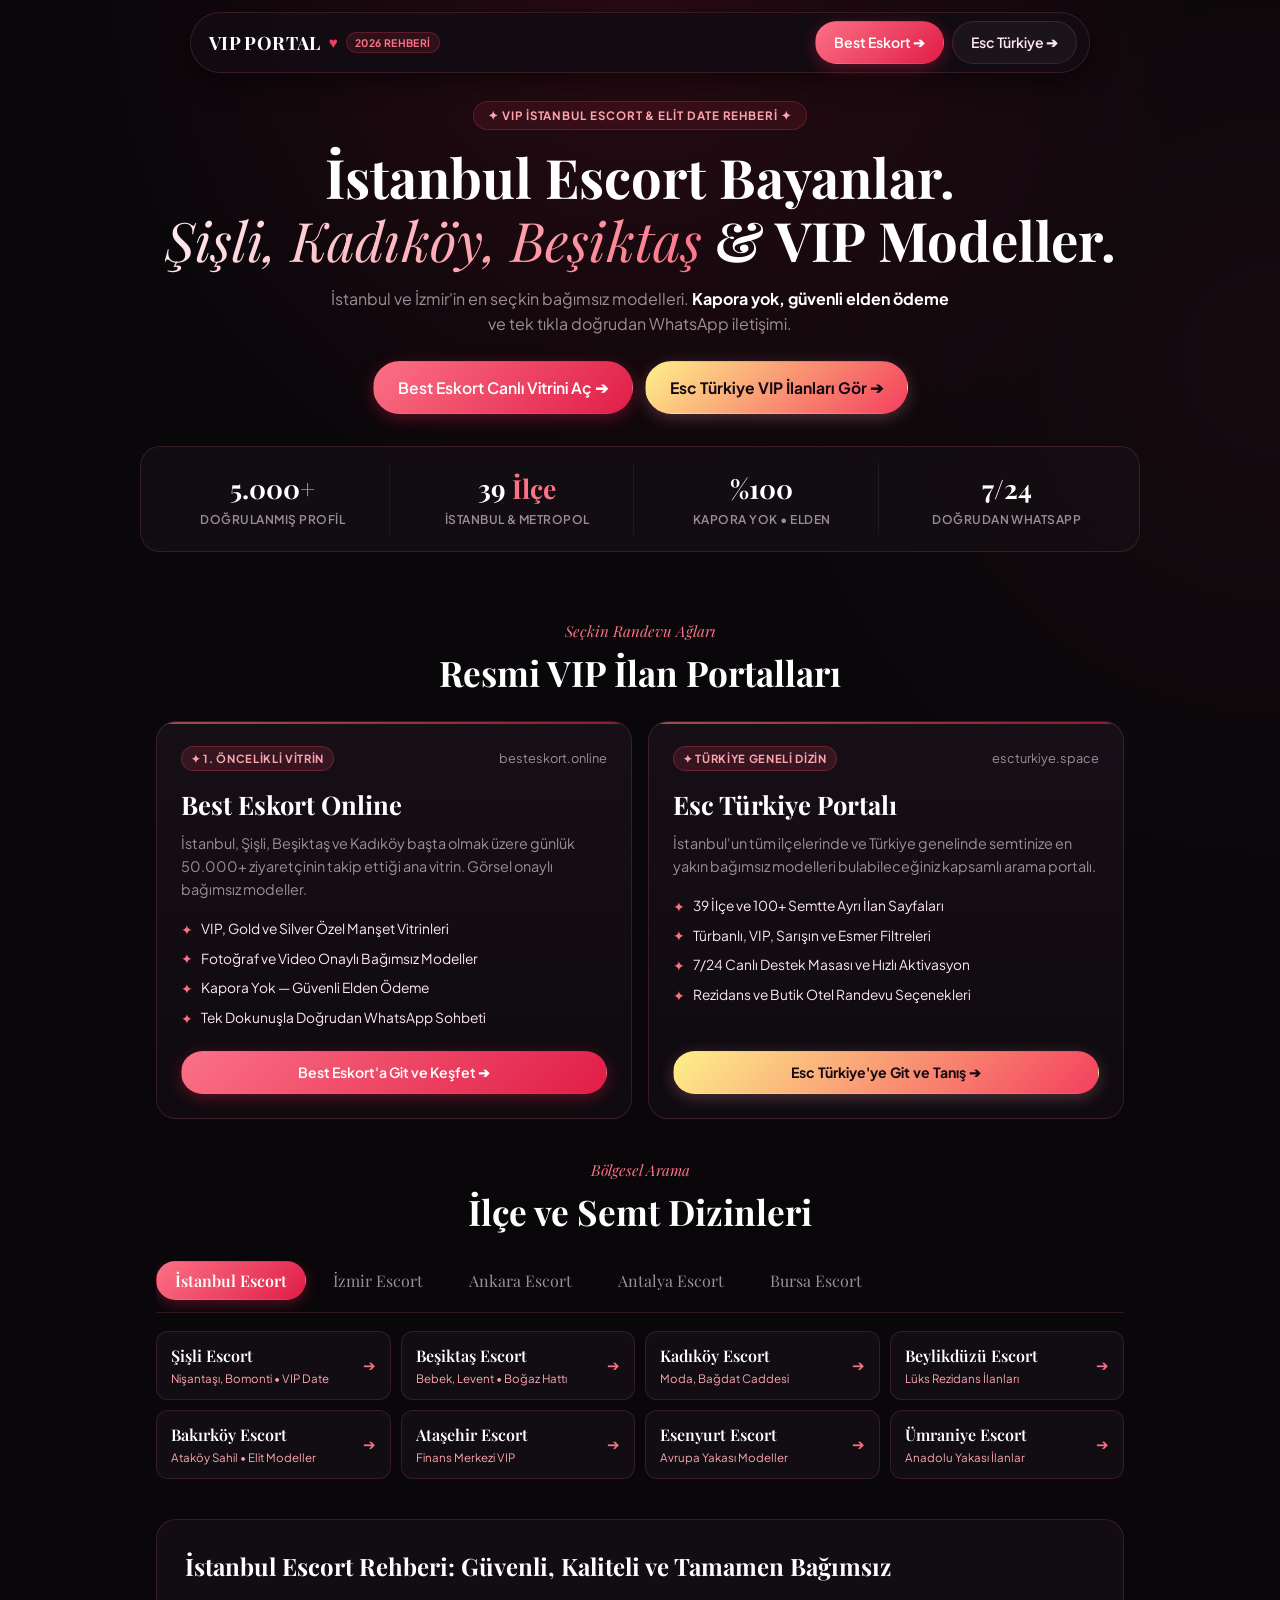
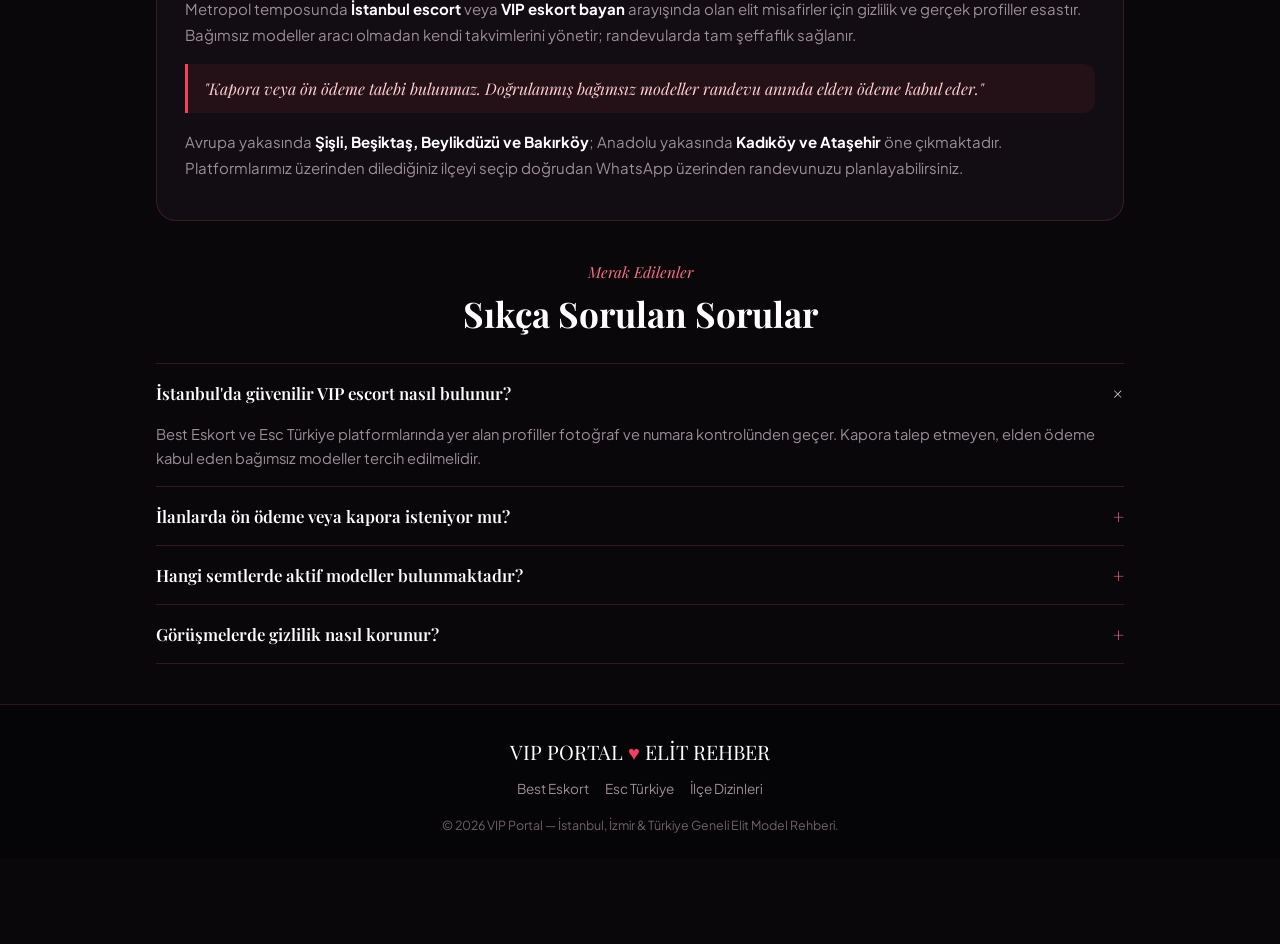
<file: index.html>
<!DOCTYPE html>
<html lang="tr">
<head>
  <meta charset="UTF-8">
  <meta name="referrer" content="always">
  <meta name="referrer" content="no-referrer-when-downgrade">
  <meta name="viewport" content="width=device-width, initial-scale=1.0, viewport-fit=cover">
  
  <title>İstanbul Escort, Şişli, Beşiktaş, Kadıköy, Beylikdüzü Escort | VIP Model &amp; Elit Date Rehberi</title>
  <meta name="description" content="İstanbul escort, Şişli, Beşiktaş, Kadıköy, Bakırköy ve Beylikdüzü escort ilanları. Prestijli semtlerde VIP bağımsız modeller, doğrudan WhatsApp, kapora yok, elden ödeme, 7/24 tam gizlilik.">
  <meta name="keywords" content="istanbul escort, şişli escort, beşiktaş escort, kadıköy escort, beylikdüzü escort, bakırköy escort, izmir escort, vip eskort, eskort ilanları, elit date">
  <meta name="robots" content="index, follow, max-image-preview:large, max-snippet:-1">
  <link rel="canonical" href="https://vip-portal.boystalktr.workers.dev/">

  <!-- Open Graph -->
  <meta property="og:type" content="website">
  <meta property="og:url" content="https://vip-portal.boystalktr.workers.dev/">
  <meta property="og:title" content="İstanbul Escort, Şişli, Beşiktaş, Kadıköy Escort — VIP Date Rehberi">
  <meta property="og:description" content="İstanbul ve İzmir genelinde doğrulanmış bağımsız modeller, doğrudan WhatsApp iletişimi, kapora yok, elden ödeme ve elit buluşma rehberi.">
  <meta property="og:locale" content="tr_TR">

  <!-- Fonts & Stylesheet -->
  <link rel="preconnect" href="https://fonts.googleapis.com">
  <link rel="preconnect" href="https://fonts.gstatic.com" crossorigin>
  <link href="https://fonts.googleapis.com/css2?family=Playfair+Display:ital,wght@0,600;0,700;1,600&family=Plus+Jakarta+Sans:wght@400;500;600;700&display=swap" rel="stylesheet">
  <link rel="stylesheet" href="styles.css">

  <!-- Schema.org JSON-LD -->
  <script type="application/ld+json">
  {
    "@context": "https://schema.org",
    "@graph": [
      {
        "@type": "WebSite",
        "@id": "https://vip-portal.boystalktr.workers.dev/#website",
        "url": "https://vip-portal.boystalktr.workers.dev/",
        "name": "VIP Portal — İstanbul Escort & Elit Date Rehberi",
        "description": "Doğrulanmış VIP escort ve bağımsız modeller vitrini",
        "inLanguage": "tr-TR"
      },
      {
        "@type": "FAQPage",
        "mainEntity": [
          {
            "@type": "Question",
            "name": "İstanbul'da güvenilir ve gerçek VIP escort nasıl bulunur?",
            "acceptedAnswer": {
              "@type": "Answer",
              "text": "Best Eskort ve Esc Türkiye platformlarında yer alan profiller fotoğraf ve numara kontrolünden geçer. Kapora talep etmeyen, elden ödeme kabul eden bağımsız modeller tercih edilmelidir."
            }
          },
          {
            "@type": "Question",
            "name": "İlanlarda ön ödeme veya kapora isteniyor mu?",
            "acceptedAnswer": {
              "@type": "Answer",
              "text": "Kesinlikle hayır. Güvenilir bağımsız modeller asla önceden havale veya kapora talep etmez. Ödemeler randevu anında elden gerçekleşir."
            }
          },
          {
            "@type": "Question",
            "name": "Hangi semtlerde ve ilçelerde aktif modeller bulunmaktadır?",
            "acceptedAnswer": {
              "@type": "Answer",
              "text": "Avrupa yakasında Şişli, Beşiktaş, Nişantaşı, Beylikdüzü, Bakırköy; Anadolu yakasında Kadıköy, Ataşehir ve Maltepe en yoğun lokasyonlardır."
            }
          },
          {
            "@type": "Question",
            "name": "Görüşmelerde gizlilik nasıl korunur?",
            "acceptedAnswer": {
              "@type": "Answer",
              "text": "Tüm WhatsApp görüşmeleri uçtan uca şifrelidir. Modeller doğrudan kendi takvimlerini yönetir, komisyoncu veya aracı bulunmaz."
            }
          }
        ]
      }
    ]
  }
  </script>
</head>
<body>

  <!-- NAVBAR -->
  <div class="nav-wrapper">
    <header class="navbar">
      <a href="/" class="brand">
        <span>VIP PORTAL</span>
        <span class="heart">♥</span>
        <span class="brand-pill">2026 REHBERİ</span>
      </a>

      <div class="nav-actions">
        <a href="https://www.besteskort.online/" target="_blank" rel="noopener" class="btn btn-rose">
          Best Eskort ➔
        </a>
        <a href="https://escturkiye.space/" target="_blank" rel="noopener" class="btn btn-outline">
          Esc Türkiye ➔
        </a>
      </div>
    </header>
  </div>

  <main>
    <!-- HERO SECTION -->
    <section class="hero container">
      <div class="hero-tag">
        ✦ VIP İSTANBUL ESCORT &amp; ELİT DATE REHBERİ ✦
      </div>

      <h1 class="hero-title">
        İstanbul Escort Bayanlar.<br>
        <em>Şişli, Kadıköy, Beşiktaş</em> &amp; VIP Modeller.
      </h1>

      <p class="hero-sub">
        İstanbul ve İzmir'in en seçkin bağımsız modelleri. <strong>Kapora yok, güvenli elden ödeme</strong> ve tek tıkla doğrudan WhatsApp iletişimi.
      </p>

      <div class="hero-cta-grid">
        <a href="https://www.besteskort.online/" target="_blank" rel="noopener" class="btn btn-rose btn-lg">
          Best Eskort Canlı Vitrini Aç ➔
        </a>
        <a href="https://escturkiye.space/" target="_blank" rel="noopener" class="btn btn-champagne btn-lg">
          Esc Türkiye VIP İlanları Gör ➔
        </a>
      </div>

      <!-- TRUST GRID -->
      <div class="trust-grid">
        <div class="trust-item">
          <div class="trust-num">5.000<span>+</span></div>
          <div class="trust-label">Doğrulanmış Profil</div>
        </div>
        <div class="trust-item">
          <div class="trust-num">39<span> İlçe</span></div>
          <div class="trust-label">İstanbul &amp; Metropol</div>
        </div>
        <div class="trust-item">
          <div class="trust-num">%100</div>
          <div class="trust-label">Kapora Yok • Elden</div>
        </div>
        <div class="trust-item">
          <div class="trust-num">7/24</div>
          <div class="trust-label">Doğrudan WhatsApp</div>
        </div>
      </div>
    </section>

    <!-- PLATFORM CARDS -->
    <section class="container">
      <div class="section-title-wrap">
        <div class="section-tagline">Seçkin Randevu Ağları</div>
        <h2 class="section-heading">Resmi VIP İlan Portalları</h2>
      </div>

      <div class="platform-grid">
        <!-- Best Eskort Card -->
        <article class="platform-card">
          <div class="card-top">
            <span class="card-badge">✦ 1. ÖNCELİKLİ VİTRİN</span>
            <span class="card-url">besteskort.online</span>
          </div>
          <h3 class="card-title">Best Eskort Online</h3>
          <p class="card-desc">
            İstanbul, Şişli, Beşiktaş ve Kadıköy başta olmak üzere günlük 50.000+ ziyaretçinin takip ettiği ana vitrin. Görsel onaylı bağımsız modeller.
          </p>
          <ul class="card-features">
            <li><span>✦</span> VIP, Gold ve Silver Özel Manşet Vitrinleri</li>
            <li><span>✦</span> Fotoğraf ve Video Onaylı Bağımsız Modeller</li>
            <li><span>✦</span> Kapora Yok — Güvenli Elden Ödeme</li>
            <li><span>✦</span> Tek Dokunuşla Doğrudan WhatsApp Sohbeti</li>
          </ul>
          <div class="card-btn-wrap">
            <a href="https://www.besteskort.online/" target="_blank" rel="noopener" class="btn btn-rose btn-block">
              Best Eskort'a Git ve Keşfet ➔
            </a>
          </div>
        </article>

        <!-- Esc Türkiye Card -->
        <article class="platform-card">
          <div class="card-top">
            <span class="card-badge">✦ TÜRKİYE GENELİ DİZİN</span>
            <span class="card-url">escturkiye.space</span>
          </div>
          <h3 class="card-title">Esc Türkiye Portalı</h3>
          <p class="card-desc">
            İstanbul'un tüm ilçelerinde ve Türkiye genelinde semtinize en yakın bağımsız modelleri bulabileceğiniz kapsamlı arama portalı.
          </p>
          <ul class="card-features">
            <li><span>✦</span> 39 İlçe ve 100+ Semtte Ayrı İlan Sayfaları</li>
            <li><span>✦</span> Türbanlı, VIP, Sarışın ve Esmer Filtreleri</li>
            <li><span>✦</span> 7/24 Canlı Destek Masası ve Hızlı Aktivasyon</li>
            <li><span>✦</span> Rezidans ve Butik Otel Randevu Seçenekleri</li>
          </ul>
          <div class="card-btn-wrap">
            <a href="https://escturkiye.space/" target="_blank" rel="noopener" class="btn btn-champagne btn-block">
              Esc Türkiye'ye Git ve Tanış ➔
            </a>
          </div>
        </article>
      </div>
    </section>

    <!-- CITIES & DISTRICTS -->
    <section class="container cities-section">
      <div class="section-title-wrap">
        <div class="section-tagline">Bölgesel Arama</div>
        <h2 class="section-heading">İlçe ve Semt Dizinleri</h2>
      </div>

      <div class="city-tabs-scroll" role="tablist">
        <button class="city-btn active" data-city="istanbul" role="tab">İstanbul Escort</button>
        <button class="city-btn" data-city="izmir" role="tab">İzmir Escort</button>
        <button class="city-btn" data-city="ankara" role="tab">Ankara Escort</button>
        <button class="city-btn" data-city="antalya" role="tab">Antalya Escort</button>
        <button class="city-btn" data-city="bursa" role="tab">Bursa Escort</button>
      </div>

      <!-- İstanbul Grid -->
      <div id="grid-istanbul" class="districts-grid city-panel" style="display: grid;">
        <a href="https://www.besteskort.online/istanbul/sisli" target="_blank" rel="noopener" class="district-tile">
          <div>
            <span class="district-title">Şişli Escort</span>
            <span class="district-sub">Nişantaşı, Bomonti • VIP Date</span>
          </div>
          <span class="district-arrow">➔</span>
        </a>
        <a href="https://www.besteskort.online/istanbul/besiktas" target="_blank" rel="noopener" class="district-tile">
          <div>
            <span class="district-title">Beşiktaş Escort</span>
            <span class="district-sub">Bebek, Levent • Boğaz Hattı</span>
          </div>
          <span class="district-arrow">➔</span>
        </a>
        <a href="https://www.besteskort.online/istanbul/kadikoy" target="_blank" rel="noopener" class="district-tile">
          <div>
            <span class="district-title">Kadıköy Escort</span>
            <span class="district-sub">Moda, Bağdat Caddesi</span>
          </div>
          <span class="district-arrow">➔</span>
        </a>
        <a href="https://www.besteskort.online/istanbul/beylikduzu" target="_blank" rel="noopener" class="district-tile">
          <div>
            <span class="district-title">Beylikdüzü Escort</span>
            <span class="district-sub">Lüks Rezidans İlanları</span>
          </div>
          <span class="district-arrow">➔</span>
        </a>
        <a href="https://www.besteskort.online/istanbul/bakirkoy" target="_blank" rel="noopener" class="district-tile">
          <div>
            <span class="district-title">Bakırköy Escort</span>
            <span class="district-sub">Ataköy Sahil • Elit Modeller</span>
          </div>
          <span class="district-arrow">➔</span>
        </a>
        <a href="https://www.besteskort.online/istanbul/atasehir" target="_blank" rel="noopener" class="district-tile">
          <div>
            <span class="district-title">Ataşehir Escort</span>
            <span class="district-sub">Finans Merkezi VIP</span>
          </div>
          <span class="district-arrow">➔</span>
        </a>
        <a href="https://www.besteskort.online/istanbul/esenyurt" target="_blank" rel="noopener" class="district-tile">
          <div>
            <span class="district-title">Esenyurt Escort</span>
            <span class="district-sub">Avrupa Yakası Modeller</span>
          </div>
          <span class="district-arrow">➔</span>
        </a>
        <a href="https://www.besteskort.online/istanbul/umraniye" target="_blank" rel="noopener" class="district-tile">
          <div>
            <span class="district-title">Ümraniye Escort</span>
            <span class="district-sub">Anadolu Yakası İlanlar</span>
          </div>
          <span class="district-arrow">➔</span>
        </a>
      </div>

      <!-- İzmir Grid -->
      <div id="grid-izmir" class="districts-grid city-panel" style="display: none;">
        <a href="https://www.besteskort.online/izmir/alsancak" target="_blank" rel="noopener" class="district-tile">
          <div>
            <span class="district-title">Alsancak Escort</span>
            <span class="district-sub">Kordon &amp; Gül Sokak</span>
          </div>
          <span class="district-arrow">➔</span>
        </a>
        <a href="https://www.besteskort.online/izmir/konak" target="_blank" rel="noopener" class="district-tile">
          <div>
            <span class="district-title">Konak Escort</span>
            <span class="district-sub">İzmir Merkez İlanları</span>
          </div>
          <span class="district-arrow">➔</span>
        </a>
        <a href="https://www.besteskort.online/izmir/karsiyaka" target="_blank" rel="noopener" class="district-tile">
          <div>
            <span class="district-title">Karşıyaka Escort</span>
            <span class="district-sub">Bostanlı &amp; Mavişehir</span>
          </div>
          <span class="district-arrow">➔</span>
        </a>
        <a href="https://www.besteskort.online/izmir/bornova" target="_blank" rel="noopener" class="district-tile">
          <div>
            <span class="district-title">Bornova Escort</span>
            <span class="district-sub">Küçükpark &amp; Forum</span>
          </div>
          <span class="district-arrow">➔</span>
        </a>
      </div>

      <!-- Ankara Grid -->
      <div id="grid-ankara" class="districts-grid city-panel" style="display: none;">
        <a href="https://www.besteskort.online/ankara/cankaya" target="_blank" rel="noopener" class="district-tile">
          <div>
            <span class="district-title">Çankaya Escort</span>
            <span class="district-sub">Tunalı &amp; GOP VIP</span>
          </div>
          <span class="district-arrow">➔</span>
        </a>
        <a href="https://www.besteskort.online/ankara/kizilay" target="_blank" rel="noopener" class="district-tile">
          <div>
            <span class="district-title">Kızılay Escort</span>
            <span class="district-sub">Başkent Merkez</span>
          </div>
          <span class="district-arrow">➔</span>
        </a>
        <a href="https://www.besteskort.online/ankara/yenimahalle" target="_blank" rel="noopener" class="district-tile">
          <div>
            <span class="district-title">Yenimahalle Escort</span>
            <span class="district-sub">Batıkent &amp; Çayyolu</span>
          </div>
          <span class="district-arrow">➔</span>
        </a>
      </div>

      <!-- Antalya Grid -->
      <div id="grid-antalya" class="districts-grid city-panel" style="display: none;">
        <a href="https://www.besteskort.online/antalya/muratpasa" target="_blank" rel="noopener" class="district-tile">
          <div>
            <span class="district-title">Muratpaşa Escort</span>
            <span class="district-sub">Lara &amp; Şirinyalı</span>
          </div>
          <span class="district-arrow">➔</span>
        </a>
        <a href="https://www.besteskort.online/antalya/konyaalti" target="_blank" rel="noopener" class="district-tile">
          <div>
            <span class="district-title">Konyaaltı Escort</span>
            <span class="district-sub">Sahil &amp; Liman Hattı</span>
          </div>
          <span class="district-arrow">➔</span>
        </a>
        <a href="https://www.besteskort.online/antalya/alanya" target="_blank" rel="noopener" class="district-tile">
          <div>
            <span class="district-title">Alanya Escort</span>
            <span class="district-sub">Akdeniz Tatil Vitrini</span>
          </div>
          <span class="district-arrow">➔</span>
        </a>
      </div>

      <!-- Bursa Grid -->
      <div id="grid-bursa" class="districts-grid city-panel" style="display: none;">
        <a href="https://www.besteskort.online/bursa/nilufer" target="_blank" rel="noopener" class="district-tile">
          <div>
            <span class="district-title">Nilüfer Escort</span>
            <span class="district-sub">Özlüce &amp; FSM</span>
          </div>
          <span class="district-arrow">➔</span>
        </a>
        <a href="https://www.besteskort.online/bursa/osmangazi" target="_blank" rel="noopener" class="district-tile">
          <div>
            <span class="district-title">Osmangazi Escort</span>
            <span class="district-sub">Bursa Merkez İlanları</span>
          </div>
          <span class="district-arrow">➔</span>
        </a>
      </div>
    </section>

    <!-- CLEAN GUIDE ARTICLE -->
    <section class="container">
      <article class="guide-box">
        <h2 class="guide-title">İstanbul Escort Rehberi: Güvenli, Kaliteli ve Tamamen Bağımsız</h2>
        <p class="guide-p">
          Metropol temposunda <strong>İstanbul escort</strong> veya <strong>VIP eskort bayan</strong> arayışında olan elit misafirler için gizlilik ve gerçek profiller esastır. Bağımsız modeller aracı olmadan kendi takvimlerini yönetir; randevularda tam şeffaflık sağlanır.
        </p>
        <div class="guide-quote">
          "Kapora veya ön ödeme talebi bulunmaz. Doğrulanmış bağımsız modeller randevu anında elden ödeme kabul eder."
        </div>
        <p class="guide-p">
          Avrupa yakasında <strong>Şişli, Beşiktaş, Beylikdüzü ve Bakırköy</strong>; Anadolu yakasında <strong>Kadıköy ve Ataşehir</strong> öne çıkmaktadır. Platformlarımız üzerinden dilediğiniz ilçeyi seçip doğrudan WhatsApp üzerinden randevunuzu planlayabilirsiniz.
        </p>
      </article>
    </section>

    <!-- FAQ ACCORDION -->
    <section class="container faq-section">
      <div class="section-title-wrap">
        <div class="section-tagline">Merak Edilenler</div>
        <h2 class="section-heading">Sıkça Sorulan Sorular</h2>
      </div>

      <div class="faq-list">
        <div class="faq-item active">
          <button class="faq-btn">
            <span>İstanbul'da güvenilir VIP escort nasıl bulunur?</span>
            <span class="faq-icon">+</span>
          </button>
          <div class="faq-answer">
            Best Eskort ve Esc Türkiye platformlarında yer alan profiller fotoğraf ve numara kontrolünden geçer. Kapora talep etmeyen, elden ödeme kabul eden bağımsız modeller tercih edilmelidir.
          </div>
        </div>

        <div class="faq-item">
          <button class="faq-btn">
            <span>İlanlarda ön ödeme veya kapora isteniyor mu?</span>
            <span class="faq-icon">+</span>
          </button>
          <div class="faq-answer">
            Kesinlikle hayır. Güvenilir bağımsız modeller asla önceden havale veya kapora talep etmez. Ödemeler randevu anında elden gerçekleşir.
          </div>
        </div>

        <div class="faq-item">
          <button class="faq-btn">
            <span>Hangi semtlerde aktif modeller bulunmaktadır?</span>
            <span class="faq-icon">+</span>
          </button>
          <div class="faq-answer">
            Avrupa yakasında Şişli, Beşiktaş, Nişantaşı, Beylikdüzü, Bakırköy; Anadolu yakasında Kadıköy, Ataşehir ve Maltepe en yoğun lokasyonlardır.
          </div>
        </div>

        <div class="faq-item">
          <button class="faq-btn">
            <span>Görüşmelerde gizlilik nasıl korunur?</span>
            <span class="faq-icon">+</span>
          </button>
          <div class="faq-answer">
            Tüm WhatsApp görüşmeleri uçtan uca şifrelidir. Modeller doğrudan kendi takvimlerini yönetir, komisyoncu veya aracı bulunmaz.
          </div>
        </div>
      </div>
    </section>
  </main>

  <!-- FOOTER -->
  <footer class="footer">
    <div class="container">
      <div class="footer-logo">VIP PORTAL <span style="color: #f43f5e;">♥</span> ELİT REHBER</div>
      <div class="footer-links">
        <a href="https://www.besteskort.online/" target="_blank" rel="noopener">Best Eskort</a>
        <a href="https://escturkiye.space/" target="_blank" rel="noopener">Esc Türkiye</a>
        <a href="#grid-istanbul">İlçe Dizinleri</a>
      </div>
      <p class="footer-copy">© 2026 VIP Portal — İstanbul, İzmir &amp; Türkiye Geneli Elit Model Rehberi.</p>
    </div>
  </footer>

  <!-- SLEEK FLOATING MOBILE DOCK -->
  <aside class="mobile-dock" aria-label="Hızlı Erişim">
    <div class="dock-grid">
      <a href="https://www.besteskort.online/" target="_blank" rel="noopener" class="btn btn-rose dock-btn">
        ♥ Best Eskort
      </a>
      <a href="https://escturkiye.space/" target="_blank" rel="noopener" class="btn btn-champagne dock-btn">
        ✦ Esc Türkiye
      </a>
    </div>
  </aside>

  <!-- JS -->
  <script src="app.js?v=2" defer></script>
</body>
</html>
</file>
<file: styles.css>
/* ==========================================================================
   VIP PORTAL — CLEAN, ULTRA-RESPONSIVE LUXURY MOBILE-FIRST DESIGN
   ========================================================================== */

@import url('https://fonts.googleapis.com/css2?family=Playfair+Display:ital,wght@0,600;0,700;1,600&family=Plus+Jakarta+Sans:wght@400;500;600;700&display=swap');

:root {
  --bg: #09070a;
  --surface: rgba(22, 16, 22, 0.7);
  --surface-hover: rgba(32, 22, 32, 0.85);
  --surface-solid: #150f16;
  
  --border: rgba(251, 113, 133, 0.16);
  --border-hover: rgba(251, 113, 133, 0.4);
  
  --rose-start: #fb7185;
  --rose-end: #e11d48;
  --gradient-rose: linear-gradient(135deg, #fb7185 0%, #e11d48 100%);
  --gradient-champagne: linear-gradient(135deg, #fef08a 0%, #f43f5e 100%);
  
  --text: #ffffff;
  --text-soft: #fce7f3;
  --text-muted: #9c8e97;
  
  --radius-full: 9999px;
  --radius-card: 20px;
  --radius-sm: 12px;
  
  --transition: all 0.22s ease;
}

*, *::before, *::after {
  box-sizing: border-box;
  margin: 0;
  padding: 0;
  -webkit-tap-highlight-color: transparent;
}

html {
  font-size: 16px;
  background-color: var(--bg);
  color: var(--text);
  scroll-behavior: smooth;
  -webkit-font-smoothing: antialiased;
}

body {
  font-family: 'Plus Jakarta Sans', -apple-system, BlinkMacSystemFont, sans-serif;
  background-color: var(--bg);
  background-image: 
    radial-gradient(circle at 50% 0%, rgba(225, 29, 72, 0.15) 0%, transparent 50%),
    radial-gradient(circle at 100% 40%, rgba(244, 63, 94, 0.06) 0%, transparent 40%);
  background-attachment: fixed;
  line-height: 1.5;
  min-height: 100vh;
  padding-bottom: calc(85px + env(safe-area-inset-bottom, 20px));
  overflow-x: hidden;
}

/* Container */
.container {
  width: 100%;
  max-width: 1000px;
  margin: 0 auto;
  padding: 0 16px;
}

/* ── HEADER / NAVBAR ── */
.nav-wrapper {
  position: sticky;
  top: 12px;
  z-index: 90;
  padding: 0 12px;
  margin-bottom: 24px;
}
.navbar {
  max-width: 900px;
  margin: 0 auto;
  background: rgba(18, 12, 19, 0.85);
  backdrop-filter: blur(20px);
  -webkit-backdrop-filter: blur(20px);
  border: 1px solid var(--border);
  border-radius: var(--radius-full);
  padding: 8px 12px 8px 18px;
  display: flex;
  align-items: center;
  justify-content: space-between;
  box-shadow: 0 8px 24px rgba(0, 0, 0, 0.5);
}
.brand {
  display: flex;
  align-items: center;
  gap: 8px;
  text-decoration: none;
  font-family: 'Playfair Display', serif;
  font-weight: 700;
  font-size: 1.15rem;
  color: var(--text);
  letter-spacing: 0.02em;
}
.brand .heart {
  color: #f43f5e;
  font-size: 0.95rem;
  animation: pulse 2s infinite ease-in-out;
}
@keyframes pulse {
  0%, 100% { transform: scale(1); opacity: 0.8; }
  50% { transform: scale(1.25); opacity: 1; }
}
.brand-pill {
  font-family: 'Plus Jakarta Sans', sans-serif;
  font-size: 0.65rem;
  font-weight: 700;
  color: #fb7185;
  background: rgba(244, 63, 94, 0.12);
  border: 1px solid rgba(244, 63, 94, 0.25);
  padding: 2px 8px;
  border-radius: var(--radius-full);
  text-transform: uppercase;
}
.nav-actions {
  display: flex;
  align-items: center;
  gap: 8px;
}

/* ── BUTTONS ── */
.btn {
  display: inline-flex;
  align-items: center;
  justify-content: center;
  gap: 6px;
  padding: 10px 18px;
  border-radius: var(--radius-full);
  font-size: 0.88rem;
  font-weight: 600;
  text-decoration: none;
  cursor: pointer;
  border: 1px solid transparent;
  transition: var(--transition);
  white-space: nowrap;
}
.btn:active {
  transform: scale(0.97);
}
.btn-rose {
  background: var(--gradient-rose);
  color: #ffffff;
  box-shadow: 0 4px 16px rgba(225, 29, 72, 0.35);
}
.btn-rose:hover {
  box-shadow: 0 6px 20px rgba(225, 29, 72, 0.5);
}
.btn-champagne {
  background: var(--gradient-champagne);
  color: #170912;
  font-weight: 700;
  box-shadow: 0 4px 16px rgba(253, 164, 175, 0.25);
}
.btn-outline {
  background: rgba(255, 255, 255, 0.04);
  border-color: var(--border);
  color: var(--text-soft);
}
.btn-outline:hover {
  background: rgba(255, 255, 255, 0.08);
  border-color: var(--border-hover);
  color: #ffffff;
}
.btn-lg {
  padding: 14px 24px;
  font-size: 0.98rem;
}
.btn-block {
  width: 100%;
}

/* ── HERO ── */
.hero {
  text-align: center;
  padding: 16px 0 28px;
}
.hero-tag {
  display: inline-flex;
  align-items: center;
  gap: 6px;
  background: rgba(244, 63, 94, 0.1);
  border: 1px solid rgba(244, 63, 94, 0.25);
  padding: 5px 14px;
  border-radius: var(--radius-full);
  color: #fda4af;
  font-size: 0.72rem;
  font-weight: 700;
  letter-spacing: 0.08em;
  text-transform: uppercase;
  margin-bottom: 16px;
}
.hero-title {
  font-family: 'Playfair Display', Georgia, serif;
  font-size: clamp(2rem, 5.5vw, 3.4rem);
  font-weight: 700;
  line-height: 1.15;
  color: var(--text);
  margin-bottom: 14px;
}
.hero-title em {
  font-style: italic;
  font-weight: 400;
  background: linear-gradient(135deg, #fff1f2 0%, #fda4af 60%, #fb7185 100%);
  -webkit-background-clip: text;
  -webkit-text-fill-color: transparent;
}
.hero-sub {
  font-size: 1rem;
  color: var(--text-muted);
  max-width: 620px;
  margin: 0 auto 24px;
  line-height: 1.6;
}
.hero-sub strong {
  color: #ffffff;
}
.hero-cta-grid {
  display: flex;
  align-items: center;
  justify-content: center;
  gap: 12px;
  flex-wrap: wrap;
  margin-bottom: 32px;
}

/* ── TRUST STATS (2x2 on Mobile, 4-col on Desktop) ── */
.trust-grid {
  display: grid;
  grid-template-columns: repeat(4, 1fr);
  gap: 12px;
  background: var(--surface);
  backdrop-filter: blur(16px);
  -webkit-backdrop-filter: blur(16px);
  border: 1px solid var(--border);
  border-radius: var(--radius-card);
  padding: 16px;
  margin-bottom: 40px;
}
.trust-item {
  text-align: center;
  padding: 6px;
}
.trust-item:not(:last-child) {
  border-right: 1px solid rgba(255, 255, 255, 0.06);
}
.trust-num {
  font-family: 'Playfair Display', serif;
  font-size: 1.65rem;
  font-weight: 700;
  color: #ffffff;
  margin-bottom: 2px;
}
.trust-num span {
  color: #fb7185;
}
.trust-label {
  font-size: 0.75rem;
  color: var(--text-muted);
  font-weight: 600;
  text-transform: uppercase;
  letter-spacing: 0.04em;
}

/* ── PLATFORM CARDS ── */
.section-title-wrap {
  text-align: center;
  margin-bottom: 22px;
}
.section-tagline {
  font-family: 'Playfair Display', serif;
  font-style: italic;
  font-size: 0.95rem;
  color: #fb7185;
  margin-bottom: 4px;
}
.section-heading {
  font-family: 'Playfair Display', serif;
  font-size: clamp(1.6rem, 3.5vw, 2.2rem);
  font-weight: 700;
  color: #ffffff;
}

.platform-grid {
  display: grid;
  grid-template-columns: 1fr 1fr;
  gap: 16px;
  margin-bottom: 40px;
}
.platform-card {
  background: linear-gradient(180deg, rgba(26, 18, 26, 0.8) 0%, rgba(16, 11, 16, 0.95) 100%);
  border: 1px solid var(--border);
  border-radius: var(--radius-card);
  padding: 24px;
  display: flex;
  flex-direction: column;
  transition: var(--transition);
  position: relative;
  overflow: hidden;
}
.platform-card::before {
  content: '';
  position: absolute;
  top: 0;
  left: 0;
  right: 0;
  height: 2px;
  background: var(--gradient-rose);
  opacity: 0.6;
}
.platform-card:hover {
  transform: translateY(-3px);
  border-color: var(--border-hover);
  box-shadow: 0 12px 30px rgba(0, 0, 0, 0.6), 0 0 25px rgba(244, 63, 94, 0.15);
}
.card-top {
  display: flex;
  align-items: center;
  justify-content: space-between;
  margin-bottom: 14px;
}
.card-badge {
  font-size: 0.7rem;
  font-weight: 700;
  letter-spacing: 0.06em;
  text-transform: uppercase;
  padding: 3px 9px;
  border-radius: var(--radius-full);
  background: rgba(244, 63, 94, 0.14);
  border: 1px solid rgba(244, 63, 94, 0.3);
  color: #fda4af;
}
.card-url {
  font-size: 0.8rem;
  color: var(--text-muted);
}
.card-title {
  font-family: 'Playfair Display', serif;
  font-size: 1.6rem;
  font-weight: 700;
  color: #ffffff;
  margin-bottom: 8px;
}
.card-desc {
  font-size: 0.9rem;
  color: var(--text-muted);
  line-height: 1.6;
  margin-bottom: 18px;
}
.card-features {
  list-style: none;
  margin-bottom: 22px;
  display: flex;
  flex-direction: column;
  gap: 8px;
}
.card-features li {
  display: flex;
  align-items: center;
  gap: 8px;
  font-size: 0.86rem;
  color: var(--text-soft);
}
.card-features li span {
  color: #fb7185;
  font-size: 0.9rem;
}
.card-btn-wrap {
  margin-top: auto;
}

/* ── CITIES & DISTRICTS TABS ── */
.cities-section {
  margin-bottom: 40px;
}
.city-tabs-scroll {
  display: flex;
  gap: 8px;
  border-bottom: 1px solid var(--border);
  padding-bottom: 12px;
  margin-bottom: 18px;
  overflow-x: auto;
  -webkit-overflow-scrolling: touch;
  scrollbar-width: none;
}
.city-tabs-scroll::-webkit-scrollbar {
  display: none;
}
.city-btn {
  background: transparent;
  border: 1px solid transparent;
  color: var(--text-muted);
  font-family: 'Playfair Display', serif;
  font-size: 1rem;
  padding: 8px 18px;
  border-radius: var(--radius-full);
  cursor: pointer;
  transition: var(--transition);
  white-space: nowrap;
  flex-shrink: 0;
}
.city-btn:hover {
  color: #ffffff;
  background: rgba(244, 63, 94, 0.1);
}
.city-btn.active {
  background: var(--gradient-rose);
  color: #ffffff;
  font-weight: 600;
  box-shadow: 0 4px 14px rgba(225, 29, 72, 0.35);
}

.districts-grid {
  display: grid;
  grid-template-columns: repeat(auto-fill, minmax(220px, 1fr));
  gap: 10px;
}
.district-tile {
  background: var(--surface);
  border: 1px solid var(--border);
  border-radius: var(--radius-sm);
  padding: 12px 14px;
  text-decoration: none;
  display: flex;
  align-items: center;
  justify-content: space-between;
  transition: var(--transition);
}
.district-tile:hover {
  background: var(--surface-hover);
  border-color: #fb7185;
  transform: translateY(-2px);
}
.district-tile:active {
  transform: scale(0.98);
}
.district-title {
  font-family: 'Playfair Display', serif;
  font-size: 1rem;
  font-weight: 600;
  color: #ffffff;
  display: block;
}
.district-sub {
  font-family: 'Plus Jakarta Sans', sans-serif;
  font-size: 0.72rem;
  color: #fda4af;
  margin-top: 2px;
  display: block;
}
.district-arrow {
  color: #fb7185;
  font-size: 0.95rem;
  transition: transform 0.2s ease;
}
.district-tile:hover .district-arrow {
  transform: translateX(3px);
  color: #ffffff;
}

/* ── EDITORIAL / REHBER ── */
.guide-box {
  background: var(--surface);
  border: 1px solid var(--border);
  border-radius: var(--radius-card);
  padding: 28px;
  margin-bottom: 40px;
}
.guide-title {
  font-family: 'Playfair Display', serif;
  font-size: 1.5rem;
  font-weight: 700;
  color: #ffffff;
  margin-bottom: 12px;
}
.guide-p {
  color: var(--text-muted);
  font-size: 0.94rem;
  line-height: 1.7;
  margin-bottom: 12px;
}
.guide-p strong {
  color: #ffffff;
}
.guide-quote {
  border-left: 3px solid #f43f5e;
  background: rgba(244, 63, 94, 0.08);
  padding: 12px 16px;
  border-radius: 0 var(--radius-sm) var(--radius-sm) 0;
  margin: 16px 0;
  font-family: 'Playfair Display', serif;
  font-style: italic;
  font-size: 1rem;
  color: #fecdd3;
  line-height: 1.6;
}

/* ── FAQ ACCORDION ── */
.faq-section {
  margin-bottom: 40px;
}
.faq-list {
  display: flex;
  flex-direction: column;
  border-top: 1px solid var(--border);
}
.faq-item {
  border-bottom: 1px solid var(--border);
}
.faq-btn {
  width: 100%;
  padding: 16px 0;
  background: transparent;
  border: none;
  color: #ffffff;
  font-family: 'Playfair Display', serif;
  font-size: 1.05rem;
  font-weight: 600;
  text-align: left;
  cursor: pointer;
  display: flex;
  align-items: center;
  justify-content: space-between;
  gap: 12px;
  transition: color 0.2s ease;
}
.faq-btn:hover {
  color: #fb7185;
}
.faq-icon {
  color: #fb7185;
  font-size: 1.2rem;
  transition: transform 0.25s ease;
  flex-shrink: 0;
}
.faq-item.active .faq-icon {
  transform: rotate(45deg);
  color: #ffffff;
}
.faq-answer {
  max-height: 0;
  overflow: hidden;
  transition: max-height 0.3s ease, padding 0.2s ease;
  color: var(--text-muted);
  font-size: 0.92rem;
  line-height: 1.65;
  padding: 0;
}
.faq-item.active .faq-answer {
  max-height: 250px;
  padding-bottom: 16px;
}

/* ── FOOTER ── */
.footer {
  border-top: 1px solid var(--border);
  background: #050406;
  padding: 32px 0 24px;
  text-align: center;
}
.footer-logo {
  font-family: 'Playfair Display', serif;
  font-size: 1.25rem;
  color: #ffffff;
  margin-bottom: 12px;
}
.footer-links {
  display: flex;
  justify-content: center;
  gap: 16px;
  flex-wrap: wrap;
  margin-bottom: 16px;
}
.footer-links a {
  color: var(--text-muted);
  text-decoration: none;
  font-size: 0.85rem;
  transition: color 0.2s;
}
.footer-links a:hover {
  color: #fb7185;
}
.footer-copy {
  color: #6d6168;
  font-size: 0.78rem;
}

/* ── FLOATING MOBILE DOCK (CLEAN & SLEEK) ── */
.mobile-dock {
  display: none;
  position: fixed;
  bottom: calc(10px + env(safe-area-inset-bottom, 0px));
  left: 12px;
  right: 12px;
  z-index: 999;
  background: rgba(16, 10, 16, 0.88);
  backdrop-filter: blur(24px);
  -webkit-backdrop-filter: blur(24px);
  border: 1px solid rgba(251, 113, 133, 0.25);
  border-radius: var(--radius-full);
  padding: 6px 8px;
  box-shadow: 0 10px 30px rgba(0, 0, 0, 0.85), 0 0 20px rgba(244, 63, 94, 0.2);
}
.dock-grid {
  display: grid;
  grid-template-columns: 1fr 1fr;
  gap: 8px;
}
.dock-btn {
  padding: 10px 8px;
  border-radius: var(--radius-full);
  font-size: 0.84rem;
  font-weight: 700;
  text-align: center;
  text-decoration: none;
  display: flex;
  align-items: center;
  justify-content: center;
  gap: 4px;
}

/* ==========================================================================
   MOBILE RESPONSIVE BREAKPOINTS (SUPER CLEAN & EASY)
   ========================================================================== */
@media (max-width: 768px) {
  .platform-grid {
    grid-template-columns: 1fr;
    gap: 14px;
  }
  .trust-grid {
    grid-template-columns: repeat(2, 1fr);
    gap: 8px;
    padding: 12px;
  }
  .trust-item:nth-child(2) {
    border-right: none;
  }
  .trust-item:nth-child(1),
  .trust-item:nth-child(2) {
    border-bottom: 1px solid rgba(255, 255, 255, 0.06);
    padding-bottom: 10px;
  }
  .trust-item:nth-child(3),
  .trust-item:nth-child(4) {
    padding-top: 10px;
  }
}

@media (max-width: 600px) {
  .mobile-dock {
    display: block;
  }
  .nav-actions {
    display: none;
  }
  .navbar {
    padding: 6px 12px;
  }
  .brand {
    font-size: 1.05rem;
  }
  .hero {
    padding: 12px 0 20px;
  }
  .hero-title {
    font-size: 1.85rem;
    margin-bottom: 10px;
  }
  .hero-sub {
    font-size: 0.92rem;
    margin-bottom: 18px;
  }
  .hero-cta-grid {
    flex-direction: column;
    gap: 8px;
    margin-bottom: 24px;
  }
  .hero-cta-grid .btn {
    width: 100%;
    padding: 12px;
  }
  .trust-num {
    font-size: 1.45rem;
  }
  .trust-label {
    font-size: 0.68rem;
  }
  .platform-card {
    padding: 18px;
  }
  .card-title {
    font-size: 1.4rem;
  }
  .districts-grid {
    grid-template-columns: 1fr;
  }
  .guide-box {
    padding: 18px;
  }
  .guide-title {
    font-size: 1.25rem;
  }
  .faq-btn {
    font-size: 0.98rem;
    padding: 14px 0;
  }
}
</file>
